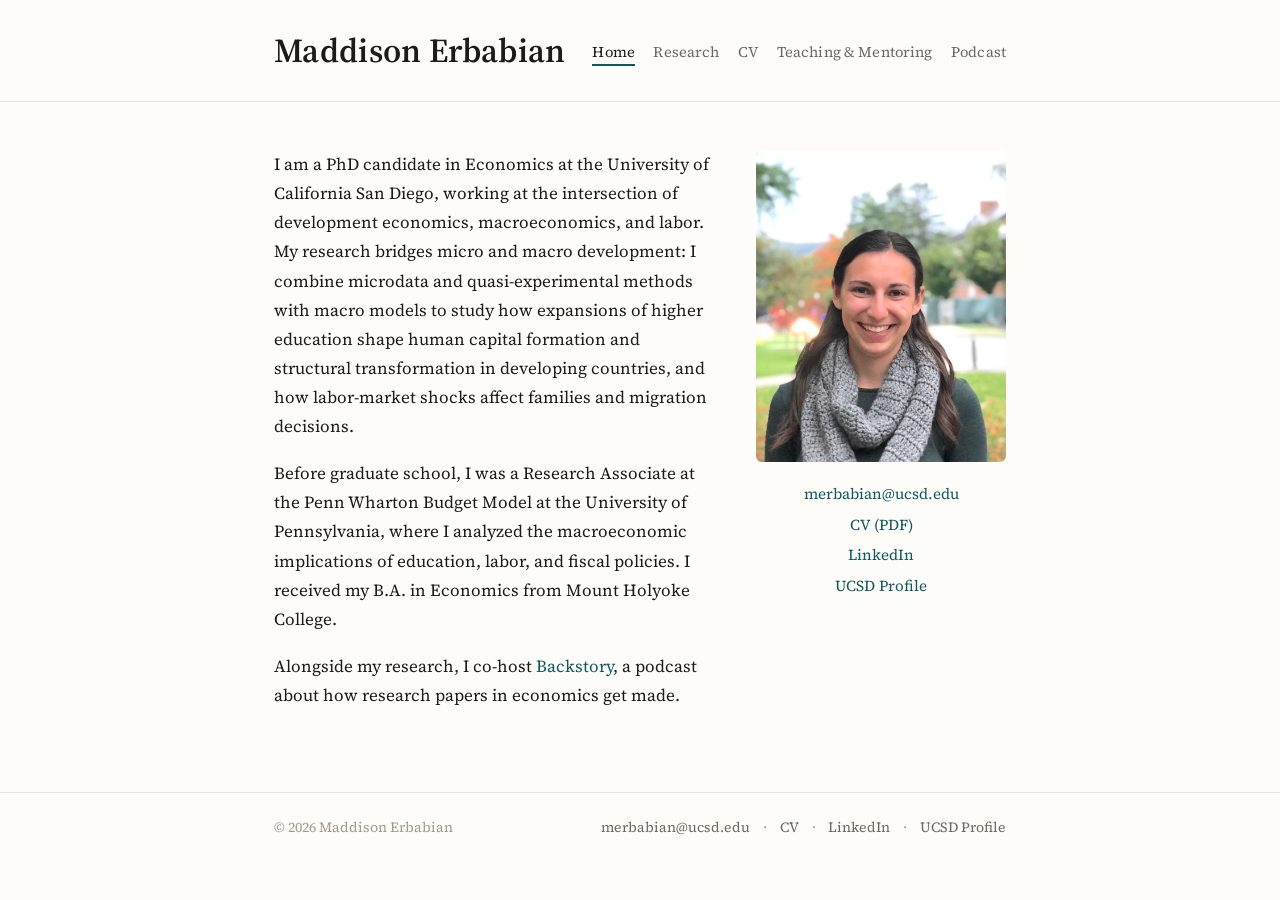
<file: index.html>
<!DOCTYPE html>
<html lang="en">
<head>
<meta charset="utf-8">
<meta name="viewport" content="width=device-width, initial-scale=1">
<title>Maddison Erbabian — Economics PhD Candidate, UC San Diego</title>
<meta name="description" content="Maddison Erbabian is an Economics PhD candidate at UC San Diego working on micro to macro development: higher education expansion, human capital formation, and structural transformation in developing countries.">
<link rel="canonical" href="https://maddisonerbabian.github.io/">
<meta property="og:title" content="Maddison Erbabian — Economics PhD Candidate, UC San Diego">
<meta property="og:description" content="Research in development economics, macroeconomics, and labor: higher education expansion, human capital formation, and structural transformation.">
<meta property="og:url" content="https://maddisonerbabian.github.io/">
<meta property="og:type" content="profile">
<meta property="og:image" content="https://maddisonerbabian.github.io/images/maddison-erbabian.jpg">
<link rel="preconnect" href="https://fonts.googleapis.com">
<link rel="preconnect" href="https://fonts.gstatic.com" crossorigin>
<link href="https://fonts.googleapis.com/css2?family=Source+Serif+4:ital,opsz,wght@0,8..60,400..700;1,8..60,400..700&display=swap" rel="stylesheet">
<link rel="stylesheet" href="style.css">
<script type="application/ld+json">
{
  "@context": "https://schema.org",
  "@type": "Person",
  "name": "Maddison Erbabian",
  "alternateName": "Maddie Erbabian",
  "jobTitle": "PhD Candidate in Economics",
  "email": "mailto:merbabian@ucsd.edu",
  "url": "https://maddisonerbabian.github.io/",
  "image": "https://maddisonerbabian.github.io/images/maddison-erbabian.jpg",
  "affiliation": {
    "@type": "CollegeOrUniversity",
    "name": "University of California San Diego"
  },
  "alumniOf": [
    { "@type": "CollegeOrUniversity", "name": "Mount Holyoke College" }
  ],
  "knowsAbout": ["Macro Development", "Development Economics", "Macroeconomics", "Labor Economics", "Higher Education", "Human Capital", "Structural Transformation"],
  "sameAs": [
    "https://www.linkedin.com/in/maddison-erbabian/",
    "https://economics.ucsd.edu/graduate-program/about/grad-profiles/cohort-2022/erbabian-maddie.html",
    "https://budgetmodel.wharton.upenn.edu/a/maddison-erbabian/",
    "https://sites.google.com/view/maddisonerbabian/"
  ]
}
</script>
</head>
<body>

<header>
  <div class="container header-inner">
    <div class="site-name"><a href="index.html">Maddison Erbabian</a></div>
    <nav>
      <ul>
        <li><a href="index.html" class="active">Home</a></li>
        <li><a href="research.html">Research</a></li>
        <li><a href="files/Maddison_Erbabian_CV.pdf">CV</a></li>
        <li><a href="teaching.html">Teaching &amp; Mentoring</a></li>
        <li><a href="podcast.html">Podcast</a></li>
      </ul>
    </nav>
  </div>
</header>

<main>
  <div class="container">
    <div class="home-grid">
      <div>
        <p>I am a PhD candidate in Economics at the University of California San Diego, working at the intersection of development economics, macroeconomics, and labor. My research bridges micro and macro development: I combine microdata and quasi-experimental methods with macro models to study how expansions of higher education shape human capital formation and structural transformation in developing countries, and how labor-market shocks affect families and migration decisions.</p>
        <p>Before graduate school, I was a Research Associate at the Penn Wharton Budget Model at the University of Pennsylvania, where I analyzed the macroeconomic implications of education, labor, and fiscal policies. I received my B.A. in Economics from Mount Holyoke College.</p>
        <p>Alongside my research, I co-host <a href="podcast.html">Backstory</a>, a podcast about how research papers in economics get made.</p>

        <!-- NEWS BLOCK — removed 2026-07-23 at Maddie's request (felt too flashy for now).
             To bring it back, uncomment this block; the .news styles are still in style.css.
        <div class="news">
          <strong>News</strong>
          <p>July 2026 — <em>Love in the Time of Zika</em> (with C. Austin Davis, Gaurav Khanna, and Margaret J. Lay) is being presented at the NBER Summer Institute, Children and Families meeting.</p>
        </div>
        -->
      </div>

      <div class="portrait-col">
        <img class="portrait" src="images/maddison-erbabian.jpg" alt="Portrait of Maddison Erbabian">
        <div class="sidebar-contact">
          <a href="mailto:merbabian@ucsd.edu">merbabian@ucsd.edu</a><br>
          <a href="files/Maddison_Erbabian_CV.pdf">CV (PDF)</a><br>
          <a href="https://www.linkedin.com/in/maddison-erbabian/">LinkedIn</a><br>
          <a href="https://economics.ucsd.edu/graduate-program/about/grad-profiles/cohort-2022/erbabian-maddie.html">UCSD Profile</a>
        </div>
      </div>
    </div>
  </div>
</main>

<footer>
  <div class="container header-inner">
    <div>&copy; 2026 Maddison Erbabian</div>
    <div class="footer-links">
      <a href="mailto:merbabian@ucsd.edu">merbabian@ucsd.edu</a>
      <a href="files/Maddison_Erbabian_CV.pdf">CV</a>
      <a href="https://www.linkedin.com/in/maddison-erbabian/">LinkedIn</a>
      <a href="https://economics.ucsd.edu/graduate-program/about/grad-profiles/cohort-2022/erbabian-maddie.html">UCSD Profile</a>
    </div>
  </div>
</footer>

</body>
</html>
</file>
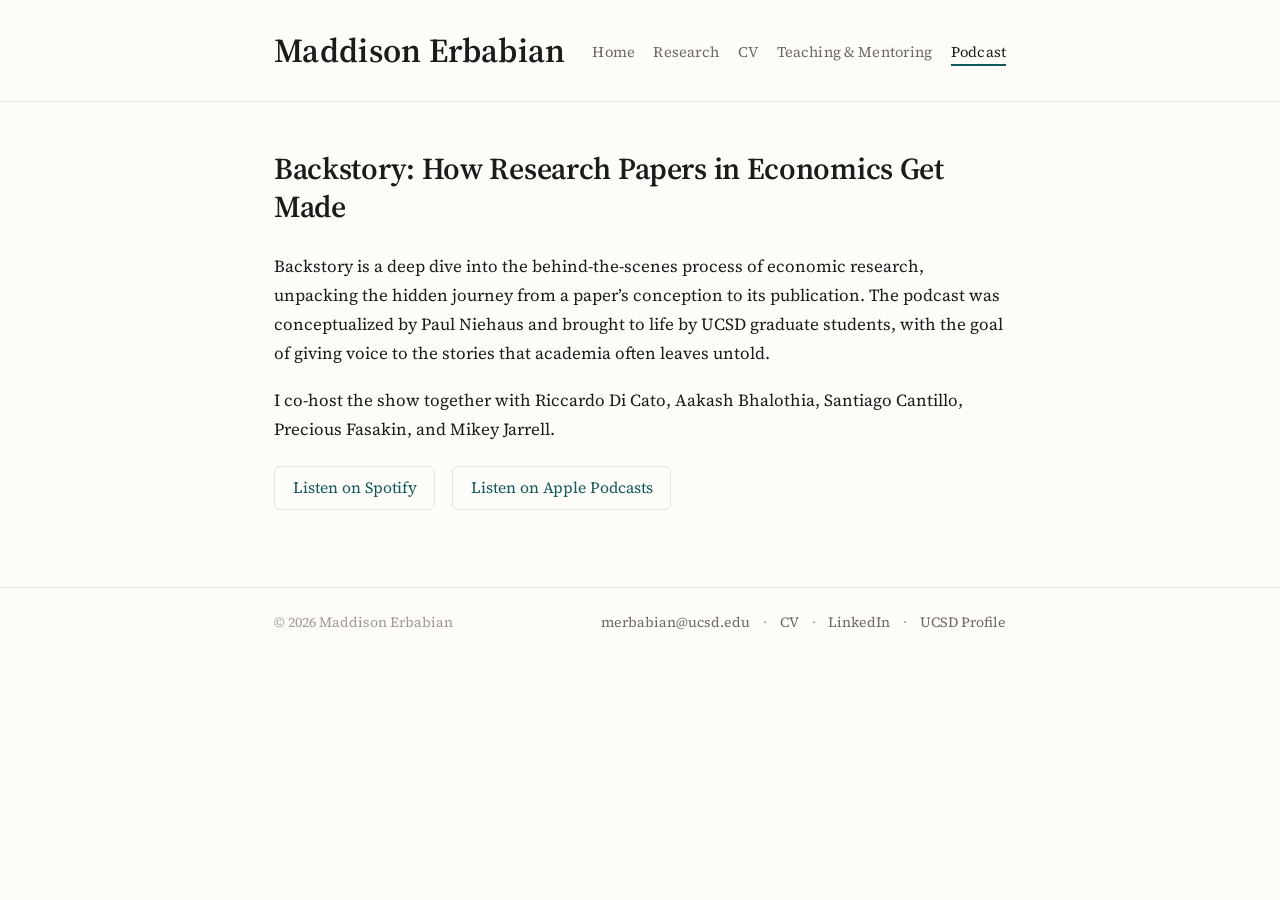
<file: podcast.html>
<!DOCTYPE html>
<html lang="en">
<head>
<meta charset="utf-8">
<meta name="viewport" content="width=device-width, initial-scale=1">
<title>Podcast — Maddison Erbabian</title>
<meta name="description" content="Backstory: How Research Papers in Economics Get Made — a podcast co-hosted by Maddison Erbabian on the hidden journey from a paper's conception to its publication.">
<link rel="canonical" href="https://maddisonerbabian.github.io/podcast.html">
<meta property="og:title" content="Podcast — Maddison Erbabian">
<meta property="og:description" content="Backstory: How Research Papers in Economics Get Made — a deep dive into the behind-the-scenes process of economic research.">
<meta property="og:url" content="https://maddisonerbabian.github.io/podcast.html">
<meta property="og:type" content="website">
<link rel="preconnect" href="https://fonts.googleapis.com">
<link rel="preconnect" href="https://fonts.gstatic.com" crossorigin>
<link href="https://fonts.googleapis.com/css2?family=Source+Serif+4:ital,opsz,wght@0,8..60,400..700;1,8..60,400..700&display=swap" rel="stylesheet">
<link rel="stylesheet" href="style.css">
</head>
<body>

<header>
  <div class="container header-inner">
    <div class="site-name"><a href="index.html">Maddison Erbabian</a></div>
    <nav>
      <ul>
        <li><a href="index.html">Home</a></li>
        <li><a href="research.html">Research</a></li>
        <li><a href="files/Maddison_Erbabian_CV.pdf">CV</a></li>
        <li><a href="teaching.html">Teaching &amp; Mentoring</a></li>
        <li><a href="podcast.html" class="active">Podcast</a></li>
      </ul>
    </nav>
  </div>
</header>

<main>
  <div class="container">
    <h1>Backstory: How Research Papers in Economics Get Made</h1>

    <p>Backstory is a deep dive into the behind-the-scenes process of economic research, unpacking the hidden journey from a paper&rsquo;s conception to its publication. The podcast was conceptualized by Paul Niehaus and brought to life by UCSD graduate students, with the goal of giving voice to the stories that academia often leaves untold.</p>

    <p>I co-host the show together with Riccardo Di Cato, Aakash Bhalothia, Santiago Cantillo, Precious Fasakin, and Mikey Jarrell.</p>

    <div class="podcast-links">
      <a href="https://open.spotify.com/show/6C8bGPyEN6sFWgcxrxDUTs">Listen on Spotify</a>
      <a href="https://podcasts.apple.com/us/podcast/backstory-how-research-papers-in-economics-get-made/id1718302730">Listen on Apple Podcasts</a>
    </div>
  </div>
</main>

<footer>
  <div class="container header-inner">
    <div>&copy; 2026 Maddison Erbabian</div>
    <div class="footer-links">
      <a href="mailto:merbabian@ucsd.edu">merbabian@ucsd.edu</a>
      <a href="files/Maddison_Erbabian_CV.pdf">CV</a>
      <a href="https://www.linkedin.com/in/maddison-erbabian/">LinkedIn</a>
      <a href="https://economics.ucsd.edu/graduate-program/about/grad-profiles/cohort-2022/erbabian-maddie.html">UCSD Profile</a>
    </div>
  </div>
</footer>

</body>
</html>
</file>
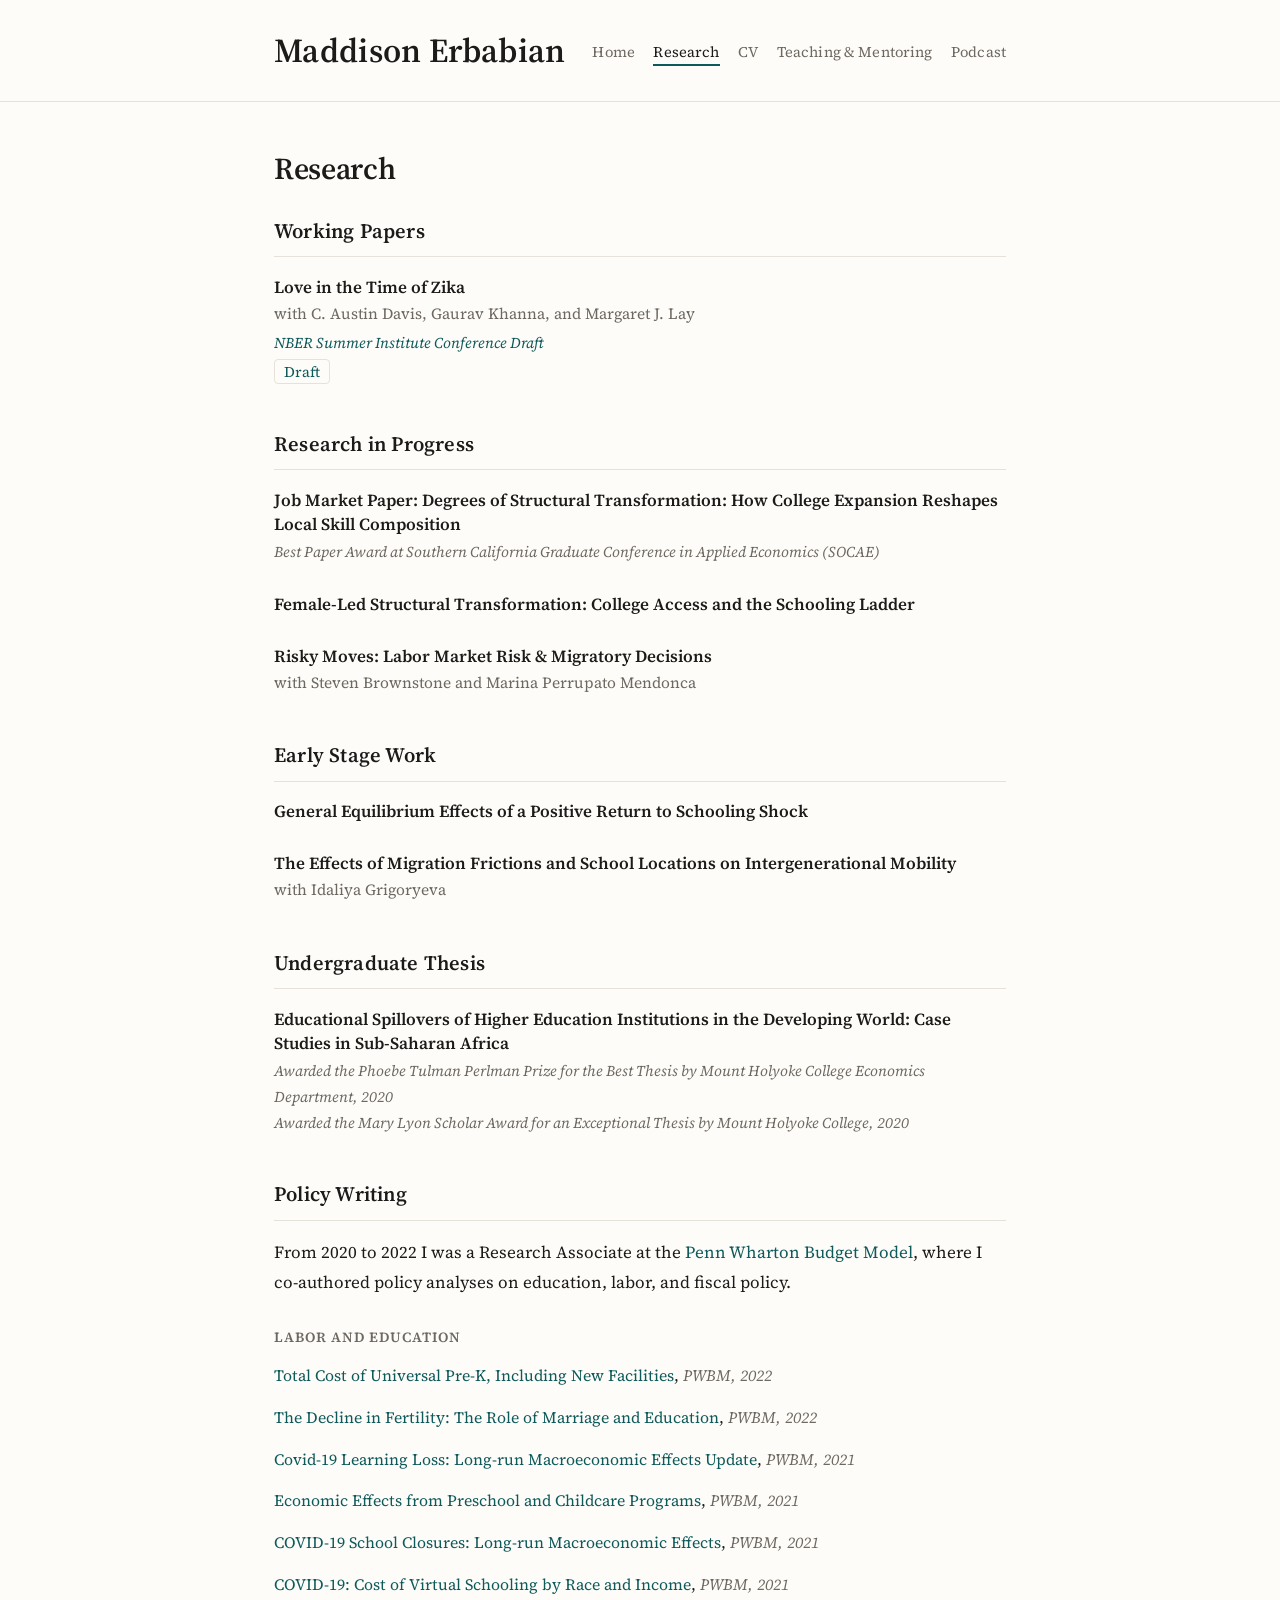
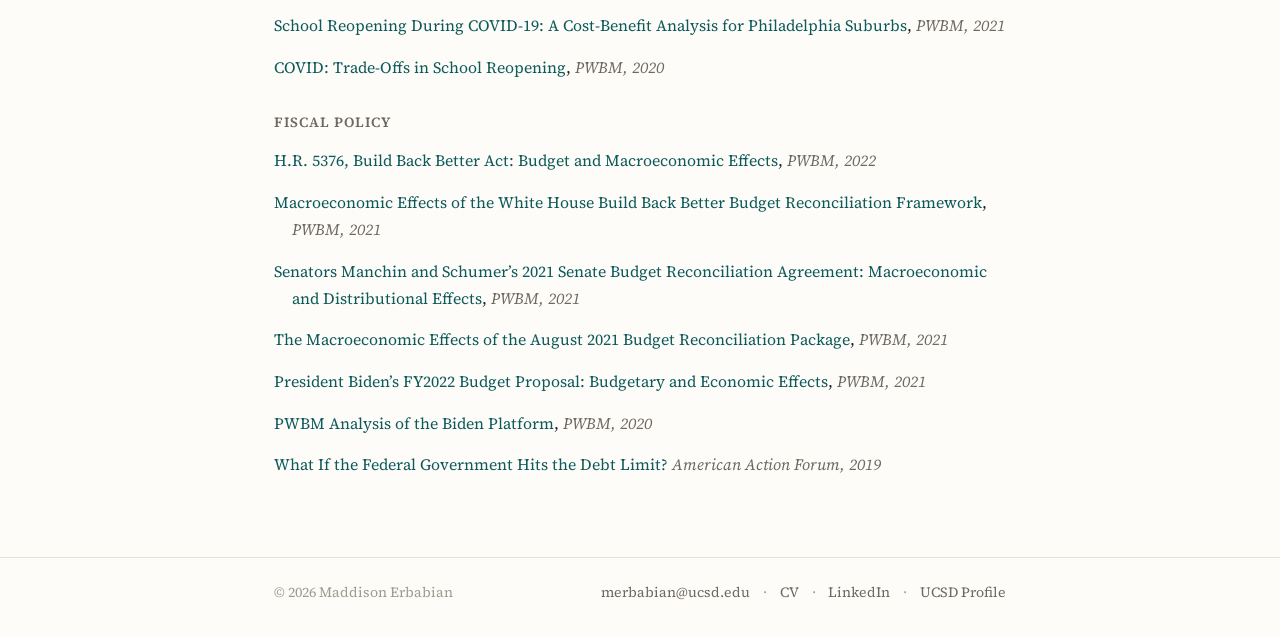
<file: research.html>
<!DOCTYPE html>
<html lang="en">
<head>
<meta charset="utf-8">
<meta name="viewport" content="width=device-width, initial-scale=1">
<title>Research — Maddison Erbabian</title>
<meta name="description" content="Research by Maddison Erbabian: working papers and research in progress on higher education expansion, human capital, gender gaps, migration, and health shocks in developing countries.">
<link rel="canonical" href="https://maddisonerbabian.github.io/research.html">
<meta property="og:title" content="Research — Maddison Erbabian">
<meta property="og:description" content="Working papers and research in progress on higher education expansion, human capital, gender gaps, migration, and health shocks.">
<meta property="og:url" content="https://maddisonerbabian.github.io/research.html">
<meta property="og:type" content="website">
<link rel="preconnect" href="https://fonts.googleapis.com">
<link rel="preconnect" href="https://fonts.gstatic.com" crossorigin>
<link href="https://fonts.googleapis.com/css2?family=Source+Serif+4:ital,opsz,wght@0,8..60,400..700;1,8..60,400..700&display=swap" rel="stylesheet">
<link rel="stylesheet" href="style.css">
</head>
<body>

<header>
  <div class="container header-inner">
    <div class="site-name"><a href="index.html">Maddison Erbabian</a></div>
    <nav>
      <ul>
        <li><a href="index.html">Home</a></li>
        <li><a href="research.html" class="active">Research</a></li>
        <li><a href="files/Maddison_Erbabian_CV.pdf">CV</a></li>
        <li><a href="teaching.html">Teaching &amp; Mentoring</a></li>
        <li><a href="podcast.html">Podcast</a></li>
      </ul>
    </nav>
  </div>
</header>

<main>
  <div class="container">
    <h1>Research</h1>

    <h2>Working Papers</h2>

    <div class="paper">
      <div class="paper-title"><a href="https://www.econgaurav.com/papers/Zika.pdf">Love in the Time of Zika</a></div>
      <div class="paper-authors">with C. Austin Davis, Gaurav Khanna, and Margaret J. Lay</div>
      <div class="paper-note"><a href="https://www.nber.org/conferences/si-2026-children-and-families">NBER Summer Institute Conference Draft</a></div>
      <div class="paper-links"><a href="https://www.econgaurav.com/papers/Zika.pdf">Draft</a></div>
    </div>

    <h2>Research in Progress</h2>

    <div class="paper">
      <div class="paper-title">Job Market Paper: Degrees of Structural Transformation: How College Expansion Reshapes Local Skill Composition</div>
      <div class="paper-note">Best Paper Award at Southern California Graduate Conference in Applied Economics (SOCAE)</div>
    </div>

    <div class="paper">
      <div class="paper-title">Female-Led Structural Transformation: College Access and the Schooling Ladder</div>
    </div>

    <div class="paper">
      <div class="paper-title">Risky Moves: Labor Market Risk &amp; Migratory Decisions</div>
      <div class="paper-authors">with Steven Brownstone and Marina Perrupato Mendonca</div>
    </div>

    <h2>Early Stage Work</h2>

    <div class="paper">
      <div class="paper-title">General Equilibrium Effects of a Positive Return to Schooling Shock</div>
    </div>

    <div class="paper">
      <div class="paper-title">The Effects of Migration Frictions and School Locations on Intergenerational Mobility</div>
      <div class="paper-authors">with Idaliya Grigoryeva</div>
    </div>

    <h2>Undergraduate Thesis</h2>

    <div class="paper">
      <div class="paper-title">Educational Spillovers of Higher Education Institutions in the Developing World: Case Studies in Sub-Saharan Africa</div>
      <div class="paper-note">Awarded the Phoebe Tulman Perlman Prize for the Best Thesis by Mount Holyoke College Economics Department, 2020<br>Awarded the Mary Lyon Scholar Award for an Exceptional Thesis by Mount Holyoke College, 2020</div>
    </div>

    <h2>Policy Writing</h2>

    <p>From 2020 to 2022 I was a Research Associate at the <a href="https://budgetmodel.wharton.upenn.edu/a/maddison-erbabian/">Penn Wharton Budget Model</a>, where I co-authored policy analyses on education, labor, and fiscal policy.</p>

    <h3>Labor and Education</h3>
    <ul class="policy-list">
      <li><a href="https://budgetmodel.wharton.upenn.edu/issues/2022/6/2/total-cost-of-universal-pre-k">Total Cost of Universal Pre-K, Including New Facilities</a>, <span class="venue">PWBM, 2022</span></li>
      <li><a href="https://budgetmodel.wharton.upenn.edu/issues/2022/7/8/decline-in-fertility-the-role-of-marriage-and-education">The Decline in Fertility: The Role of Marriage and Education</a>, <span class="venue">PWBM, 2022</span></li>
      <li><a href="https://budgetmodel.wharton.upenn.edu/issues/2021/10/27/covid-19-learning-loss-long-run-macro-effects">Covid-19 Learning Loss: Long-run Macroeconomic Effects Update</a>, <span class="venue">PWBM, 2021</span></li>
      <li><a href="https://budgetmodel.wharton.upenn.edu/issues/2021/8/23/economic-effects-preschool-and-childcare-programs">Economic Effects from Preschool and Childcare Programs</a>, <span class="venue">PWBM, 2021</span></li>
      <li><a href="https://budgetmodel.wharton.upenn.edu/issues/2021/5/17/covid-school-closures-long-run-effects">COVID-19 School Closures: Long-run Macroeconomic Effects</a>, <span class="venue">PWBM, 2021</span></li>
      <li><a href="https://budgetmodel.wharton.upenn.edu/issues/2021/3/11/covid-19-cost-of-virtual-schooling-by-race-and-income">COVID-19: Cost of Virtual Schooling by Race and Income</a>, <span class="venue">PWBM, 2021</span></li>
      <li><a href="https://budgetmodel.wharton.upenn.edu/issues/2020/12/16/school-reopening-covid-phl">School Reopening During COVID-19: A Cost-Benefit Analysis for Philadelphia Suburbs</a>, <span class="venue">PWBM, 2021</span></li>
      <li><a href="https://budgetmodel.wharton.upenn.edu/issues/2020/10/12/covid-trade-offs-in-school-re-opening">COVID: Trade-Offs in School Reopening</a>, <span class="venue">PWBM, 2020</span></li>
    </ul>

    <h3>Fiscal Policy</h3>
    <ul class="policy-list">
      <li><a href="https://budgetmodel.wharton.upenn.edu/issues/2021/11/15/hr-5376-build-back-better-budget-macro">H.R. 5376, Build Back Better Act: Budget and Macroeconomic Effects</a>, <span class="venue">PWBM, 2022</span></li>
      <li><a href="https://budgetmodel.wharton.upenn.edu/issues/2021/11/4/macro-effects-of-build-back-better-reconciliation-package">Macroeconomic Effects of the White House Build Back Better Budget Reconciliation Framework</a>, <span class="venue">PWBM, 2021</span></li>
      <li><a href="https://budgetmodel.wharton.upenn.edu/issues/2021/10/7/manchin-schumer-budget-reconciliation">Senators Manchin and Schumer&rsquo;s 2021 Senate Budget Reconciliation Agreement: Macroeconomic and Distributional Effects</a>, <span class="venue">PWBM, 2021</span></li>
      <li><a href="https://budgetmodel.wharton.upenn.edu/issues/2021/9/9/reconciliation-macro-effects">The Macroeconomic Effects of the August 2021 Budget Reconciliation Package</a>, <span class="venue">PWBM, 2021</span></li>
      <li><a href="https://budgetmodel.wharton.upenn.edu/issues/2021/7/6/president-biden-fy2022-budget-effects">President Biden&rsquo;s FY2022 Budget Proposal: Budgetary and Economic Effects</a>, <span class="venue">PWBM, 2021</span></li>
      <li><a href="https://budgetmodel.wharton.upenn.edu/issues/2020/9/14/biden-2020-analysis">PWBM Analysis of the Biden Platform</a>, <span class="venue">PWBM, 2020</span></li>
      <li><a href="https://www.americanactionforum.org/insight/what-if-the-federal-government-hits-the-debt-limit/">What If the Federal Government Hits the Debt Limit?</a> <span class="venue">American Action Forum, 2019</span></li>
    </ul>
  </div>
</main>

<footer>
  <div class="container header-inner">
    <div>&copy; 2026 Maddison Erbabian</div>
    <div class="footer-links">
      <a href="mailto:merbabian@ucsd.edu">merbabian@ucsd.edu</a>
      <a href="files/Maddison_Erbabian_CV.pdf">CV</a>
      <a href="https://www.linkedin.com/in/maddison-erbabian/">LinkedIn</a>
      <a href="https://economics.ucsd.edu/graduate-program/about/grad-profiles/cohort-2022/erbabian-maddie.html">UCSD Profile</a>
    </div>
  </div>
</footer>

</body>
</html>
</file>
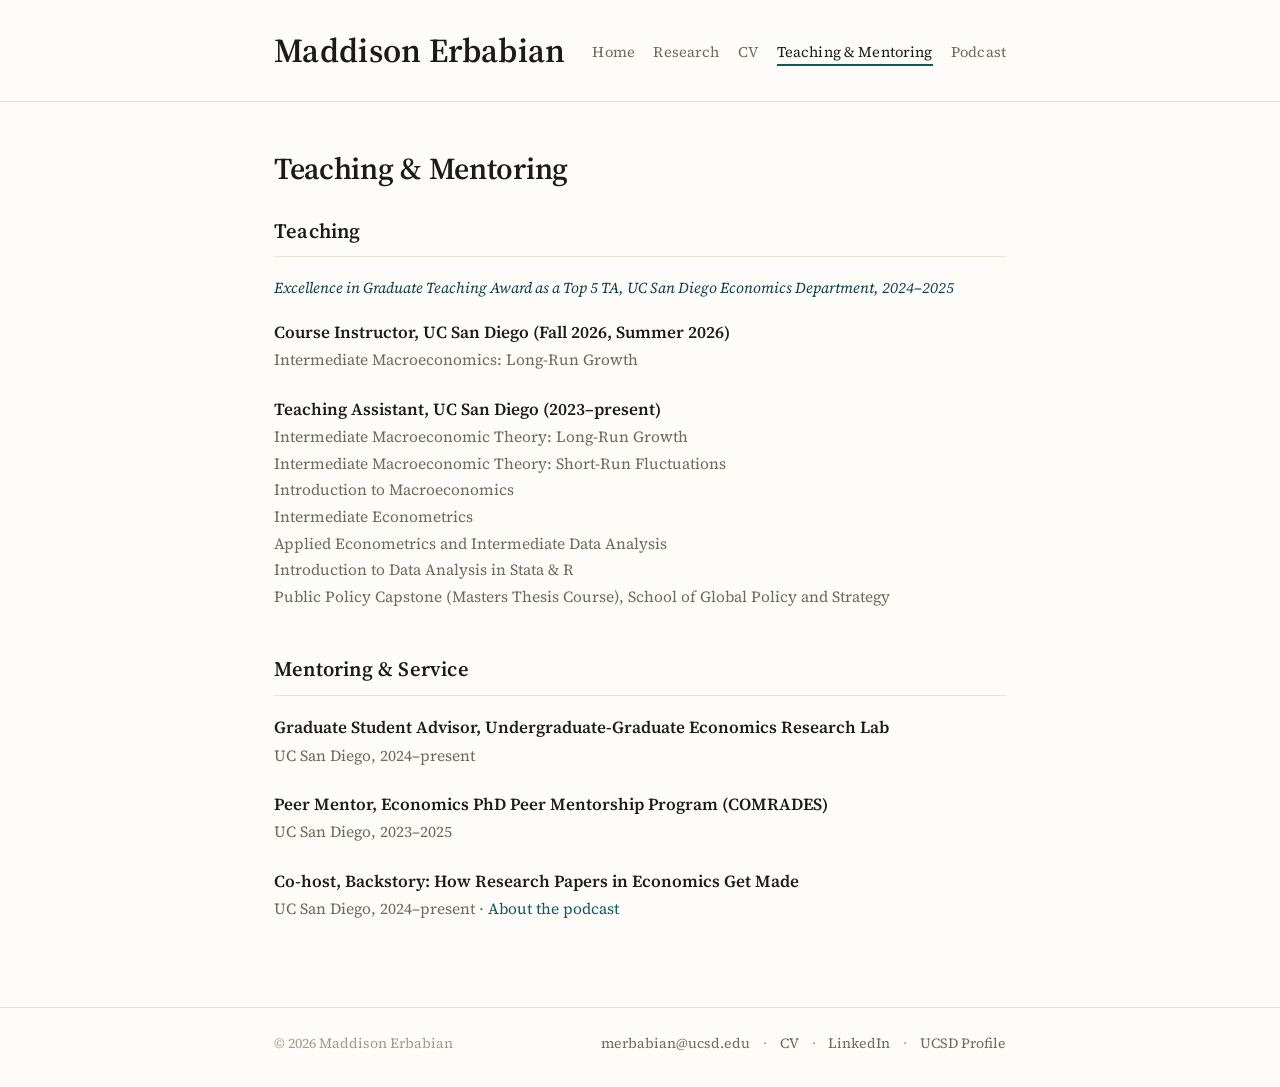
<file: teaching.html>
<!DOCTYPE html>
<html lang="en">
<head>
<meta charset="utf-8">
<meta name="viewport" content="width=device-width, initial-scale=1">
<title>Teaching &amp; Mentoring — Maddison Erbabian</title>
<meta name="description" content="Teaching and mentoring by Maddison Erbabian at UC San Diego: course instructor and teaching assistant in macroeconomics and econometrics, and graduate student advisor.">
<link rel="canonical" href="https://maddisonerbabian.github.io/teaching.html">
<meta property="og:title" content="Teaching &amp; Mentoring — Maddison Erbabian">
<meta property="og:description" content="Teaching and mentoring at UC San Diego: macroeconomics, econometrics, and research mentoring.">
<meta property="og:url" content="https://maddisonerbabian.github.io/teaching.html">
<meta property="og:type" content="website">
<link rel="preconnect" href="https://fonts.googleapis.com">
<link rel="preconnect" href="https://fonts.gstatic.com" crossorigin>
<link href="https://fonts.googleapis.com/css2?family=Source+Serif+4:ital,opsz,wght@0,8..60,400..700;1,8..60,400..700&display=swap" rel="stylesheet">
<link rel="stylesheet" href="style.css">
</head>
<body>

<header>
  <div class="container header-inner">
    <div class="site-name"><a href="index.html">Maddison Erbabian</a></div>
    <nav>
      <ul>
        <li><a href="index.html">Home</a></li>
        <li><a href="research.html">Research</a></li>
        <li><a href="files/Maddison_Erbabian_CV.pdf">CV</a></li>
        <li><a href="teaching.html" class="active">Teaching &amp; Mentoring</a></li>
        <li><a href="podcast.html">Podcast</a></li>
      </ul>
    </nav>
  </div>
</header>

<main>
  <div class="container">
    <h1>Teaching &amp; Mentoring</h1>

    <h2>Teaching</h2>

    <p class="award">Excellence in Graduate Teaching Award as a Top&nbsp;5 TA, UC San Diego Economics Department, 2024&ndash;2025</p>

    <div class="item">
      <div class="item-title">Course Instructor, UC San Diego (Fall 2026, Summer 2026)</div>
      <div class="item-detail">Intermediate Macroeconomics: Long-Run Growth</div>
    </div>

    <div class="item">
      <div class="item-title">Teaching Assistant, UC San Diego (2023&ndash;present)</div>
      <div class="item-detail">
        Intermediate Macroeconomic Theory: Long-Run Growth<br>
        Intermediate Macroeconomic Theory: Short-Run Fluctuations<br>
        Introduction to Macroeconomics<br>
        Intermediate Econometrics<br>
        Applied Econometrics and Intermediate Data Analysis<br>
        Introduction to Data Analysis in Stata &amp; R<br>
        Public Policy Capstone (Masters Thesis Course), School of Global Policy and Strategy
      </div>
    </div>

    <h2>Mentoring &amp; Service</h2>

    <div class="item">
      <div class="item-title">Graduate Student Advisor, Undergraduate-Graduate Economics Research Lab</div>
      <div class="item-detail">UC San Diego, 2024&ndash;present</div>
    </div>

    <div class="item">
      <div class="item-title">Peer Mentor, Economics PhD Peer Mentorship Program (COMRADES)</div>
      <div class="item-detail">UC San Diego, 2023&ndash;2025</div>
    </div>

    <div class="item">
      <div class="item-title">Co-host, Backstory: How Research Papers in Economics Get Made</div>
      <div class="item-detail">UC San Diego, 2024&ndash;present &middot; <a href="podcast.html">About the podcast</a></div>
    </div>
  </div>
</main>

<footer>
  <div class="container header-inner">
    <div>&copy; 2026 Maddison Erbabian</div>
    <div class="footer-links">
      <a href="mailto:merbabian@ucsd.edu">merbabian@ucsd.edu</a>
      <a href="files/Maddison_Erbabian_CV.pdf">CV</a>
      <a href="https://www.linkedin.com/in/maddison-erbabian/">LinkedIn</a>
      <a href="https://economics.ucsd.edu/graduate-program/about/grad-profiles/cohort-2022/erbabian-maddie.html">UCSD Profile</a>
    </div>
  </div>
</footer>

</body>
</html>
</file>
<file: style.css>
/* Maddison Erbabian — academic website */

:root {
  --bg: #fdfcf9;
  --ink: #1c1b1a;
  --muted: #6d6860;
  --faint: #a09a90;
  --accent: #0e5a5a;
  --accent-dark: #093f3f;
  --rule: #e7e2d9;
  --serif: "Source Serif 4", Georgia, "Times New Roman", serif;
}

* { margin: 0; padding: 0; box-sizing: border-box; }

html { scroll-behavior: smooth; }

body {
  font-family: var(--serif);
  font-size: 1.06rem;
  line-height: 1.72;
  color: var(--ink);
  background: var(--bg);
  -webkit-font-smoothing: antialiased;
}

.container {
  max-width: 780px;
  margin: 0 auto;
  padding: 0 1.5rem;
}

/* ---------- Header / nav ---------- */

header {
  border-bottom: 1px solid var(--rule);
  padding: 1.4rem 0 1.3rem;
}

.header-inner {
  display: flex;
  align-items: center;
  justify-content: space-between;
  flex-wrap: wrap;
  gap: 0.5rem 1.5rem;
}

.site-name {
  font-size: 2.1rem;
  font-weight: 600;
  letter-spacing: 0.01em;
}

.site-name a {
  color: var(--ink);
  text-decoration: none;
}

nav ul {
  display: flex;
  flex-wrap: wrap;
  gap: 1.15rem;
  list-style: none;
}

nav a {
  color: var(--muted);
  text-decoration: none;
  font-size: 0.92rem;
  letter-spacing: 0.01em;
  padding-bottom: 2px;
  border-bottom: 2px solid transparent;
  transition: color 0.15s ease, border-color 0.15s ease;
}

nav a:hover { color: var(--accent); }

nav a.active {
  color: var(--ink);
  border-bottom-color: var(--accent);
}

/* ---------- Main ---------- */

main { padding: 3rem 0 4rem; }

h1 {
  font-size: 1.9rem;
  font-weight: 600;
  line-height: 1.25;
  margin-bottom: 1.6rem;
  letter-spacing: -0.01em;
}

h2 {
  font-size: 1.28rem;
  font-weight: 600;
  margin: 2.6rem 0 1.1rem;
  padding-bottom: 0.45rem;
  border-bottom: 1px solid var(--rule);
  letter-spacing: 0.01em;
}

h2:first-of-type { margin-top: 0; }

h3 {
  font-size: 1.05rem;
  font-weight: 600;
  color: var(--muted);
  margin: 1.8rem 0 0.8rem;
  text-transform: uppercase;
  letter-spacing: 0.07em;
  font-size: 0.88rem;
}

p { margin-bottom: 1.1rem; }

a {
  color: var(--accent);
  text-decoration: none;
  transition: color 0.15s ease;
}

a:hover { color: var(--accent-dark); text-decoration: underline; }

/* ---------- Home ---------- */

.home-grid {
  display: grid;
  grid-template-columns: 1fr 250px;
  gap: 2.8rem;
  align-items: start;
}

.portrait {
  width: 100%;
  border-radius: 6px;
  display: block;
}

.portrait-caption {
  font-size: 0.85rem;
  color: var(--faint);
  margin-top: 0.6rem;
  text-align: center;
}

.sidebar-contact {
  margin-top: 1.1rem;
  font-size: 0.95rem;
  line-height: 2;
  text-align: center;
}

.footer-links {
  display: flex;
  flex-wrap: wrap;
  align-items: center;
  gap: 0.8rem;
}

.footer-links a { color: var(--muted); }

.footer-links a + a::before {
  content: "\00B7";
  color: var(--faint);
  display: inline-block;
  margin-right: 0.8rem;
}

.footer-links a:hover { color: var(--accent); }

.contact-line {
  margin-top: 1.6rem;
  padding-top: 1.2rem;
  border-top: 1px solid var(--rule);
  font-size: 0.98rem;
  color: var(--muted);
}

.contact-line a { white-space: nowrap; }

.links-row {
  margin-top: 0.5rem;
  font-size: 0.98rem;
}

.links-row a { margin-right: 1.3rem; }

.news {
  margin-top: 2.4rem;
  background: #f5f2ea;
  border-left: 3px solid var(--accent);
  border-radius: 0 6px 6px 0;
  padding: 1rem 1.3rem;
  font-size: 0.99rem;
}

.news strong {
  display: block;
  font-size: 0.82rem;
  text-transform: uppercase;
  letter-spacing: 0.08em;
  color: var(--accent);
  margin-bottom: 0.35rem;
}

.news p { margin-bottom: 0.4rem; }
.news p:last-child { margin-bottom: 0; }

/* ---------- Research ---------- */

.paper { margin-bottom: 1.7rem; }

.paper-title {
  font-weight: 600;
  font-size: 1.06rem;
  line-height: 1.45;
}

.paper-title a { color: var(--ink); }
.paper-title a:hover { color: var(--accent); }

.paper-authors {
  color: var(--muted);
  font-size: 0.97rem;
  margin-top: 0.1rem;
}

.paper-note {
  font-style: italic;
  color: var(--muted);
  font-size: 0.94rem;
  margin-top: 0.15rem;
}

.paper-links {
  font-size: 0.92rem;
  margin-top: 0.25rem;
}

.paper-links a {
  margin-right: 0.9rem;
  border: 1px solid var(--rule);
  border-radius: 4px;
  padding: 0.1rem 0.55rem;
  color: var(--accent);
  transition: border-color 0.15s ease, background 0.15s ease;
}

.paper-links a:hover {
  text-decoration: none;
  border-color: var(--accent);
  background: #f2f7f7;
}

.policy-list { list-style: none; }

.policy-list li {
  margin-bottom: 0.9rem;
  padding-left: 1.1rem;
  text-indent: -1.1rem;
  font-size: 0.99rem;
}

.policy-list .venue { color: var(--muted); font-style: italic; }

/* ---------- Teaching ---------- */

.item { margin-bottom: 1.3rem; }

.item-title { font-weight: 600; }

.item-detail { color: var(--muted); font-size: 0.97rem; }

.award {
  color: var(--accent-dark);
  font-size: 0.95rem;
  font-style: italic;
}

/* ---------- Podcast ---------- */

.podcast-links { margin-top: 1.4rem; }

.podcast-links a {
  display: inline-block;
  border: 1px solid var(--rule);
  border-radius: 6px;
  padding: 0.45rem 1.1rem;
  margin: 0 0.8rem 0.8rem 0;
  color: var(--accent);
  font-size: 0.98rem;
  transition: border-color 0.15s ease, background 0.15s ease;
}

.podcast-links a:hover {
  text-decoration: none;
  border-color: var(--accent);
  background: #f2f7f7;
}

/* ---------- Footer ---------- */

footer {
  border-top: 1px solid var(--rule);
  padding: 1.4rem 0 2rem;
  font-size: 0.88rem;
  color: var(--faint);
}

footer .header-inner { align-items: center; }

/* ---------- Mobile ---------- */

@media (max-width: 640px) {
  .home-grid {
    grid-template-columns: 1fr;
    gap: 2rem;
  }

  .home-grid .portrait-col {
    order: -1;
    max-width: 240px;
  }

  main { padding: 2.2rem 0 3rem; }

  h1 { font-size: 1.6rem; }

  .site-name { font-size: 1.6rem; }

  nav ul { gap: 1rem; }
}
</file>
